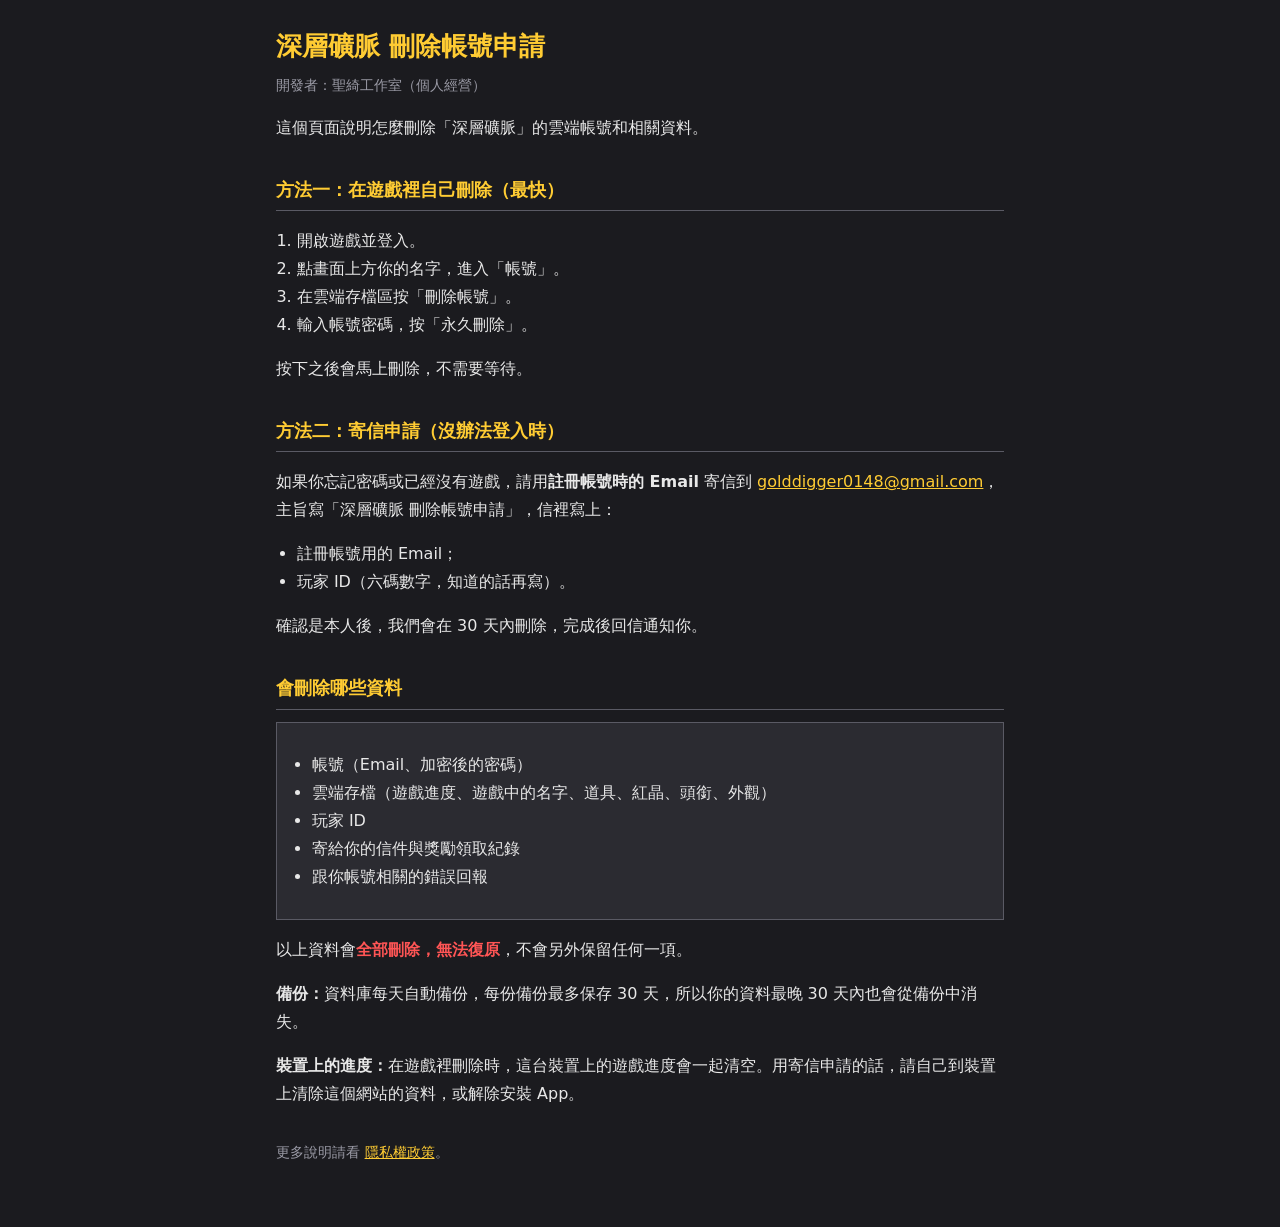
<file: delete-account.html>
<!DOCTYPE html>
<html lang="zh-Hant-TW">
<head>
<meta charset="UTF-8">
<meta name="viewport" content="width=device-width, initial-scale=1, viewport-fit=cover">
<meta name="theme-color" content="#1b1b1f">
<title>深層礦脈｜刪除帳號申請</title>
<style>
  :root { --bg:#1b1b1f; --panel:#2b2b31; --border:#5a5a64; --text:#e8e8e8; --sub:#9a9aa5; --gold:#ffcc33; --red:#ff5555; }
  * { box-sizing: border-box; }
  body { margin:0; background:var(--bg); color:var(--text); line-height:1.75; font-size:16px;
         font-family: system-ui, -apple-system, "Segoe UI", "Noto Sans TC", "PingFang TC", "Microsoft JhengHei", sans-serif; }
  main { max-width:760px; margin:0 auto; padding:24px 16px 48px; }
  h1 { color:var(--gold); font-size:1.6em; margin:0 0 4px; }
  h2 { color:var(--gold); font-size:1.15em; margin:32px 0 8px; padding-bottom:4px; border-bottom:1px solid var(--border); }
  .sub { color:var(--sub); font-size:.9em; }
  a { color:var(--gold); }
  ol, ul { padding-left:1.3em; }
  .box { background:var(--panel); border:1px solid var(--border); padding:12px 14px; margin:12px 0; }
</style>
</head>
<body>
<main>
<h1>深層礦脈 刪除帳號申請</h1>
<div class="sub">開發者：聖綺工作室（個人經營）</div>

<p>這個頁面說明怎麼刪除「深層礦脈」的雲端帳號和相關資料。</p>

<h2>方法一：在遊戲裡自己刪除（最快）</h2>
<ol>
  <li>開啟遊戲並登入。</li>
  <li>點畫面上方你的名字，進入「帳號」。</li>
  <li>在雲端存檔區按「刪除帳號」。</li>
  <li>輸入帳號密碼，按「永久刪除」。</li>
</ol>
<p>按下之後會馬上刪除，不需要等待。</p>

<h2>方法二：寄信申請（沒辦法登入時）</h2>
<p>如果你忘記密碼或已經沒有遊戲，請用<b>註冊帳號時的 Email</b> 寄信到 <a href="mailto:golddigger0148@gmail.com?subject=%E6%B7%B1%E5%B1%A4%E7%A4%A6%E8%84%88%20%E5%88%AA%E9%99%A4%E5%B8%B3%E8%99%9F%E7%94%B3%E8%AB%8B">golddigger0148@gmail.com</a>，主旨寫「深層礦脈 刪除帳號申請」，信裡寫上：</p>
<ul>
  <li>註冊帳號用的 Email；</li>
  <li>玩家 ID（六碼數字，知道的話再寫）。</li>
</ul>
<p>確認是本人後，我們會在 30 天內刪除，完成後回信通知你。</p>

<h2>會刪除哪些資料</h2>
<div class="box">
  <ul>
    <li>帳號（Email、加密後的密碼）</li>
    <li>雲端存檔（遊戲進度、遊戲中的名字、道具、紅晶、頭銜、外觀）</li>
    <li>玩家 ID</li>
    <li>寄給你的信件與獎勵領取紀錄</li>
    <li>跟你帳號相關的錯誤回報</li>
  </ul>
</div>
<p>以上資料會<b style="color:var(--red)">全部刪除，無法復原</b>，不會另外保留任何一項。</p>
<p><b>備份：</b>資料庫每天自動備份，每份備份最多保存 30 天，所以你的資料最晚 30 天內也會從備份中消失。</p>
<p><b>裝置上的進度：</b>在遊戲裡刪除時，這台裝置上的遊戲進度會一起清空。用寄信申請的話，請自己到裝置上清除這個網站的資料，或解除安裝 App。</p>

<p class="sub" style="margin-top:32px">更多說明請看 <a href="privacy.html">隱私權政策</a>。</p>
</main>
</body>
</html>
</file>
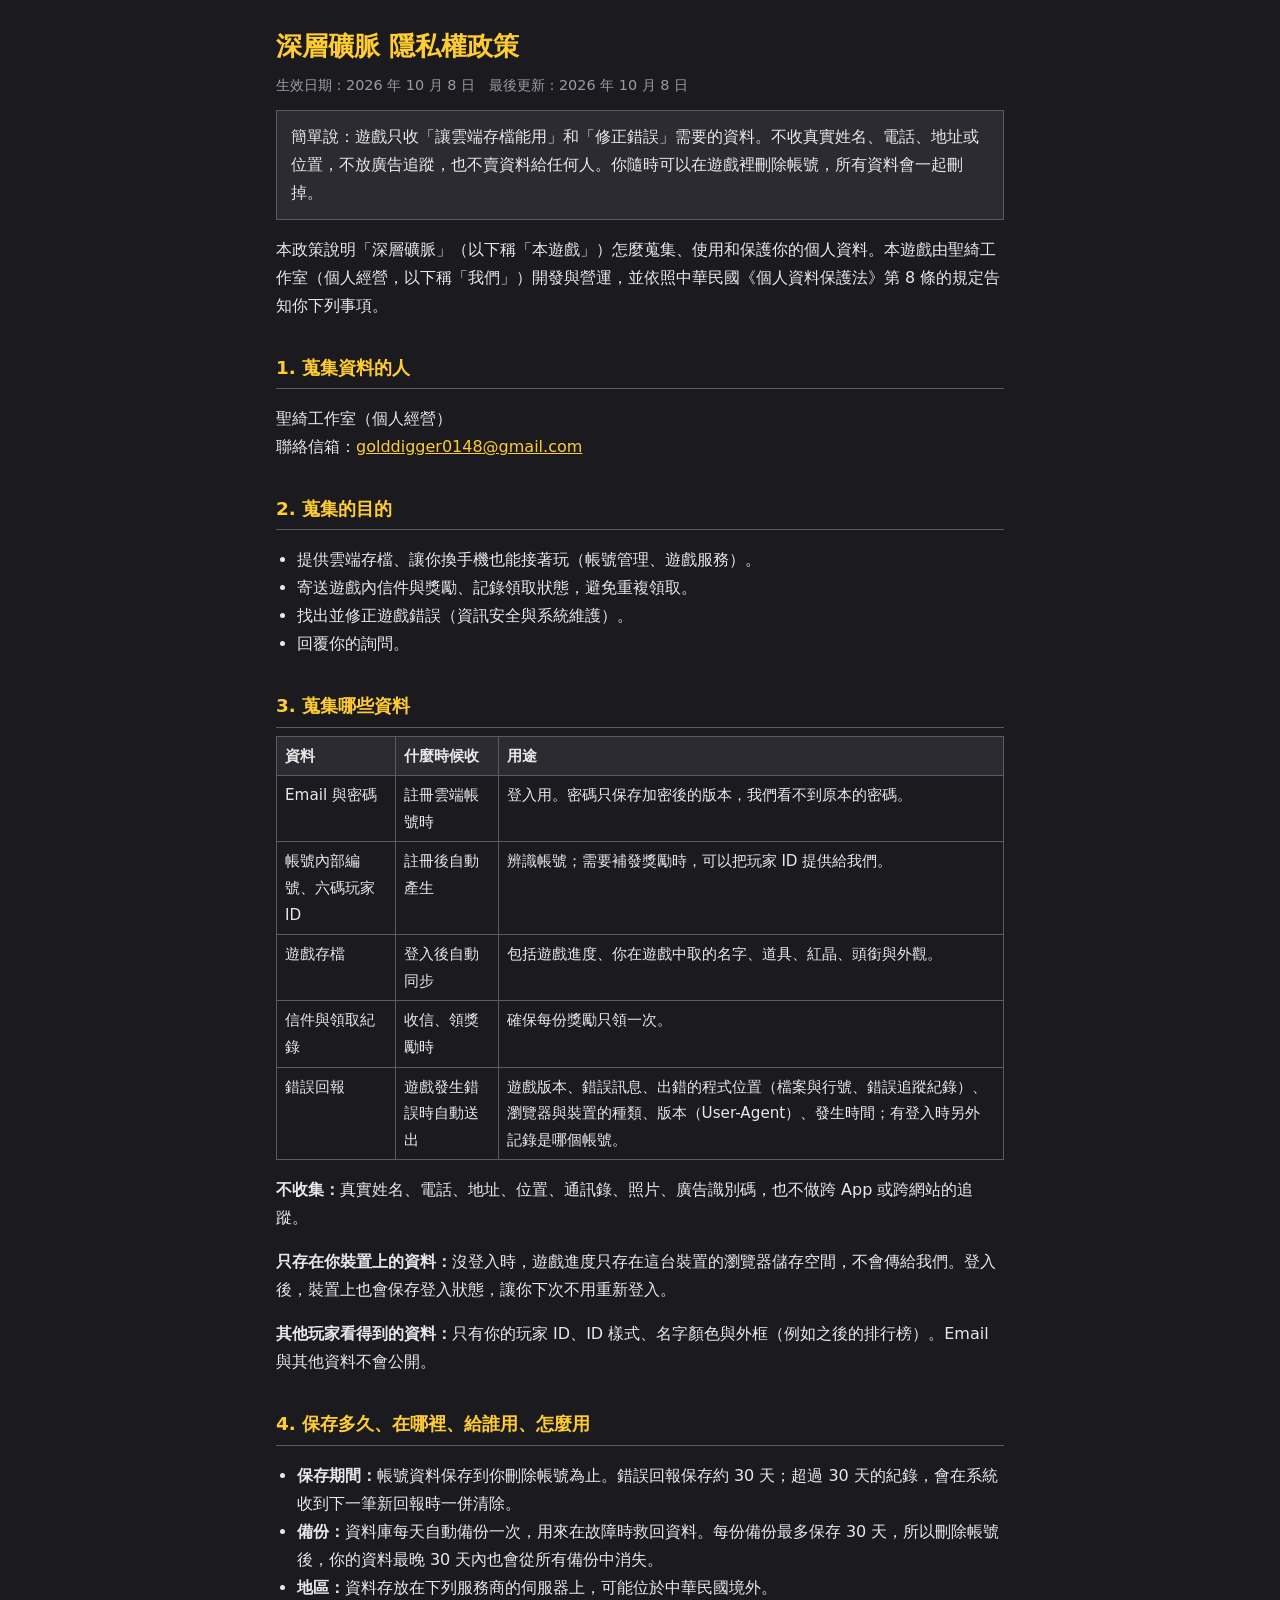
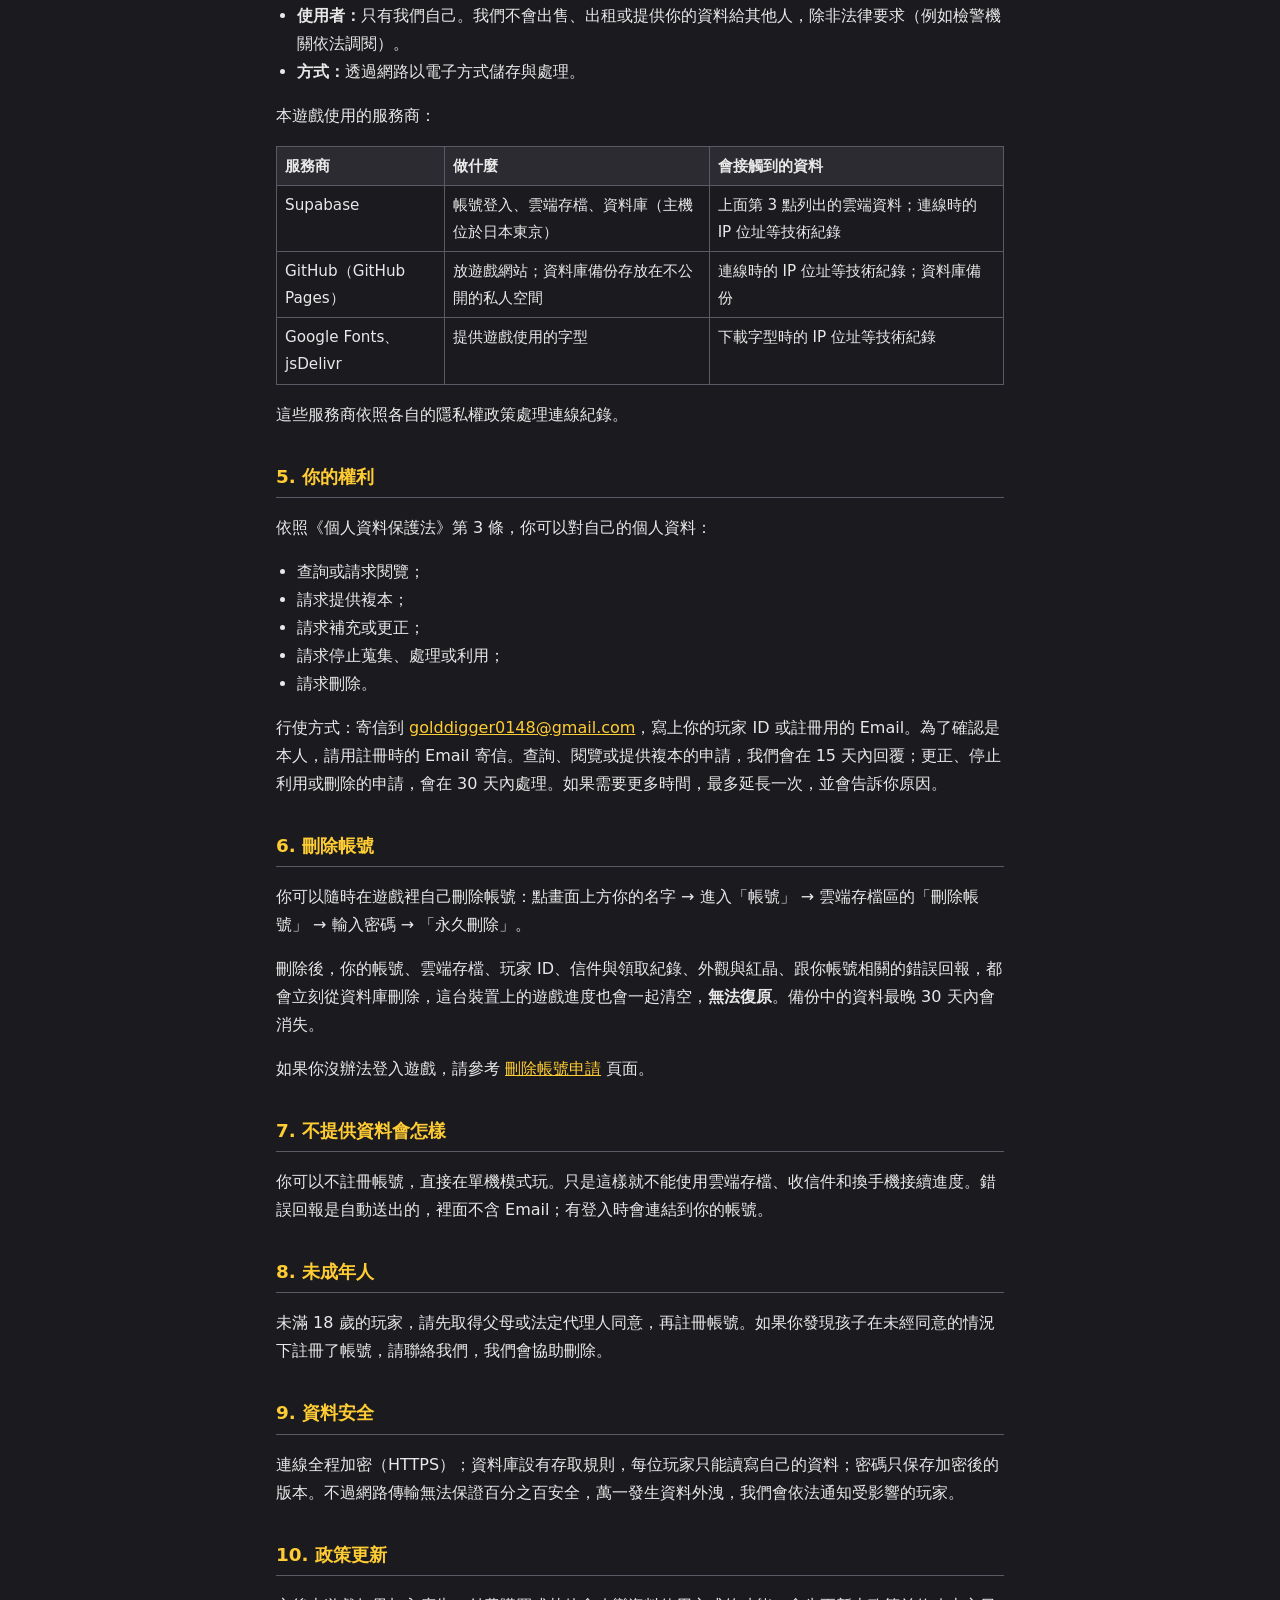
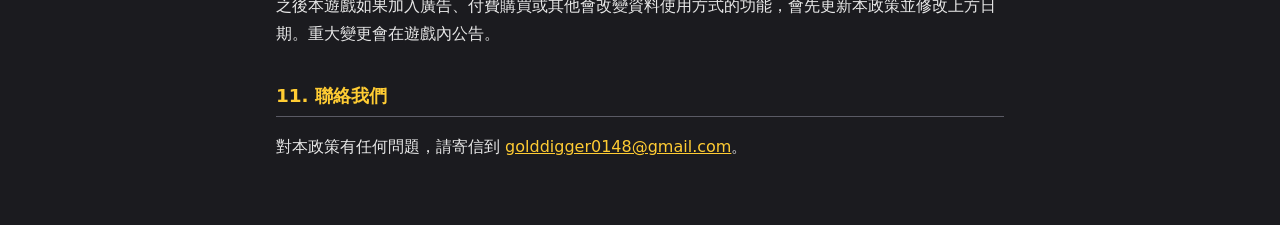
<file: privacy.html>
<!DOCTYPE html>
<html lang="zh-Hant-TW">
<head>
<meta charset="UTF-8">
<meta name="viewport" content="width=device-width, initial-scale=1, viewport-fit=cover">
<meta name="theme-color" content="#1b1b1f">
<title>深層礦脈｜隱私權政策</title>
<style>
  :root { --bg:#1b1b1f; --panel:#2b2b31; --border:#5a5a64; --text:#e8e8e8; --sub:#9a9aa5; --gold:#ffcc33; }
  * { box-sizing: border-box; }
  body { margin:0; background:var(--bg); color:var(--text); line-height:1.75; font-size:16px;
         font-family: system-ui, -apple-system, "Segoe UI", "Noto Sans TC", "PingFang TC", "Microsoft JhengHei", sans-serif; }
  main { max-width:760px; margin:0 auto; padding:24px 16px 48px; }
  h1 { color:var(--gold); font-size:1.6em; margin:0 0 4px; }
  h2 { color:var(--gold); font-size:1.15em; margin:32px 0 8px; padding-bottom:4px; border-bottom:1px solid var(--border); }
  .sub { color:var(--sub); font-size:.9em; }
  a { color:var(--gold); }
  table { width:100%; border-collapse:collapse; font-size:.95em; margin:8px 0; }
  th, td { border:1px solid var(--border); padding:6px 8px; text-align:left; vertical-align:top; }
  th { background:var(--panel); }
  ul { padding-left:1.3em; }
  .box { background:var(--panel); border:1px solid var(--border); padding:12px 14px; margin:12px 0; }
</style>
</head>
<body>
<main>
<h1>深層礦脈 隱私權政策</h1>
<div class="sub">生效日期：2026 年 10 月 8 日　最後更新：2026 年 10 月 8 日</div>

<div class="box">
  簡單說：遊戲只收「讓雲端存檔能用」和「修正錯誤」需要的資料。不收真實姓名、電話、地址或位置，不放廣告追蹤，也不賣資料給任何人。你隨時可以在遊戲裡刪除帳號，所有資料會一起刪掉。
</div>

<p>本政策說明「深層礦脈」（以下稱「本遊戲」）怎麼蒐集、使用和保護你的個人資料。本遊戲由聖綺工作室（個人經營，以下稱「我們」）開發與營運，並依照中華民國《個人資料保護法》第 8 條的規定告知你下列事項。</p>

<h2>1. 蒐集資料的人</h2>
<p>聖綺工作室（個人經營）<br>聯絡信箱：<a href="mailto:golddigger0148@gmail.com">golddigger0148@gmail.com</a></p>

<h2>2. 蒐集的目的</h2>
<ul>
  <li>提供雲端存檔、讓你換手機也能接著玩（帳號管理、遊戲服務）。</li>
  <li>寄送遊戲內信件與獎勵、記錄領取狀態，避免重複領取。</li>
  <li>找出並修正遊戲錯誤（資訊安全與系統維護）。</li>
  <li>回覆你的詢問。</li>
</ul>

<h2>3. 蒐集哪些資料</h2>
<table>
  <tr><th>資料</th><th>什麼時候收</th><th>用途</th></tr>
  <tr><td>Email 與密碼</td><td>註冊雲端帳號時</td><td>登入用。密碼只保存加密後的版本，我們看不到原本的密碼。</td></tr>
  <tr><td>帳號內部編號、六碼玩家 ID</td><td>註冊後自動產生</td><td>辨識帳號；需要補發獎勵時，可以把玩家 ID 提供給我們。</td></tr>
  <tr><td>遊戲存檔</td><td>登入後自動同步</td><td>包括遊戲進度、你在遊戲中取的名字、道具、紅晶、頭銜與外觀。</td></tr>
  <tr><td>信件與領取紀錄</td><td>收信、領獎勵時</td><td>確保每份獎勵只領一次。</td></tr>
  <tr><td>錯誤回報</td><td>遊戲發生錯誤時自動送出</td><td>遊戲版本、錯誤訊息、出錯的程式位置（檔案與行號、錯誤追蹤紀錄）、瀏覽器與裝置的種類、版本（User-Agent）、發生時間；有登入時另外記錄是哪個帳號。</td></tr>
</table>
<p><b>不收集：</b>真實姓名、電話、地址、位置、通訊錄、照片、廣告識別碼，也不做跨 App 或跨網站的追蹤。</p>
<p><b>只存在你裝置上的資料：</b>沒登入時，遊戲進度只存在這台裝置的瀏覽器儲存空間，不會傳給我們。登入後，裝置上也會保存登入狀態，讓你下次不用重新登入。</p>
<p><b>其他玩家看得到的資料：</b>只有你的玩家 ID、ID 樣式、名字顏色與外框（例如之後的排行榜）。Email 與其他資料不會公開。</p>

<h2>4. 保存多久、在哪裡、給誰用、怎麼用</h2>
<ul>
  <li><b>保存期間：</b>帳號資料保存到你刪除帳號為止。錯誤回報保存約 30 天；超過 30 天的紀錄，會在系統收到下一筆新回報時一併清除。</li>
  <li><b>備份：</b>資料庫每天自動備份一次，用來在故障時救回資料。每份備份最多保存 30 天，所以刪除帳號後，你的資料最晚 30 天內也會從所有備份中消失。</li>
  <li><b>地區：</b>資料存放在下列服務商的伺服器上，可能位於中華民國境外。</li>
  <li><b>使用者：</b>只有我們自己。我們不會出售、出租或提供你的資料給其他人，除非法律要求（例如檢警機關依法調閱）。</li>
  <li><b>方式：</b>透過網路以電子方式儲存與處理。</li>
</ul>
<p>本遊戲使用的服務商：</p>
<table>
  <tr><th>服務商</th><th>做什麼</th><th>會接觸到的資料</th></tr>
  <tr><td>Supabase</td><td>帳號登入、雲端存檔、資料庫（主機位於日本東京）</td><td>上面第 3 點列出的雲端資料；連線時的 IP 位址等技術紀錄</td></tr>
  <tr><td>GitHub（GitHub Pages）</td><td>放遊戲網站；資料庫備份存放在不公開的私人空間</td><td>連線時的 IP 位址等技術紀錄；資料庫備份</td></tr>
  <tr><td>Google Fonts、jsDelivr</td><td>提供遊戲使用的字型</td><td>下載字型時的 IP 位址等技術紀錄</td></tr>
</table>
<p>這些服務商依照各自的隱私權政策處理連線紀錄。</p>

<h2>5. 你的權利</h2>
<p>依照《個人資料保護法》第 3 條，你可以對自己的個人資料：</p>
<ul>
  <li>查詢或請求閱覽；</li>
  <li>請求提供複本；</li>
  <li>請求補充或更正；</li>
  <li>請求停止蒐集、處理或利用；</li>
  <li>請求刪除。</li>
</ul>
<p>行使方式：寄信到 <a href="mailto:golddigger0148@gmail.com">golddigger0148@gmail.com</a>，寫上你的玩家 ID 或註冊用的 Email。為了確認是本人，請用註冊時的 Email 寄信。查詢、閱覽或提供複本的申請，我們會在 15 天內回覆；更正、停止利用或刪除的申請，會在 30 天內處理。如果需要更多時間，最多延長一次，並會告訴你原因。</p>

<h2>6. 刪除帳號</h2>
<p>你可以隨時在遊戲裡自己刪除帳號：點畫面上方你的名字 → 進入「帳號」 → 雲端存檔區的「刪除帳號」 → 輸入密碼 → 「永久刪除」。</p>
<p>刪除後，你的帳號、雲端存檔、玩家 ID、信件與領取紀錄、外觀與紅晶、跟你帳號相關的錯誤回報，都會立刻從資料庫刪除，這台裝置上的遊戲進度也會一起清空，<b>無法復原</b>。備份中的資料最晚 30 天內會消失。</p>
<p>如果你沒辦法登入遊戲，請參考 <a href="delete-account.html">刪除帳號申請</a> 頁面。</p>

<h2>7. 不提供資料會怎樣</h2>
<p>你可以不註冊帳號，直接在單機模式玩。只是這樣就不能使用雲端存檔、收信件和換手機接續進度。錯誤回報是自動送出的，裡面不含 Email；有登入時會連結到你的帳號。</p>

<h2>8. 未成年人</h2>
<p>未滿 18 歲的玩家，請先取得父母或法定代理人同意，再註冊帳號。如果你發現孩子在未經同意的情況下註冊了帳號，請聯絡我們，我們會協助刪除。</p>

<h2>9. 資料安全</h2>
<p>連線全程加密（HTTPS）；資料庫設有存取規則，每位玩家只能讀寫自己的資料；密碼只保存加密後的版本。不過網路傳輸無法保證百分之百安全，萬一發生資料外洩，我們會依法通知受影響的玩家。</p>

<h2>10. 政策更新</h2>
<p>之後本遊戲如果加入廣告、付費購買或其他會改變資料使用方式的功能，會先更新本政策並修改上方日期。重大變更會在遊戲內公告。</p>

<h2>11. 聯絡我們</h2>
<p>對本政策有任何問題，請寄信到 <a href="mailto:golddigger0148@gmail.com">golddigger0148@gmail.com</a>。</p>
</main>
</body>
</html>
</file>
